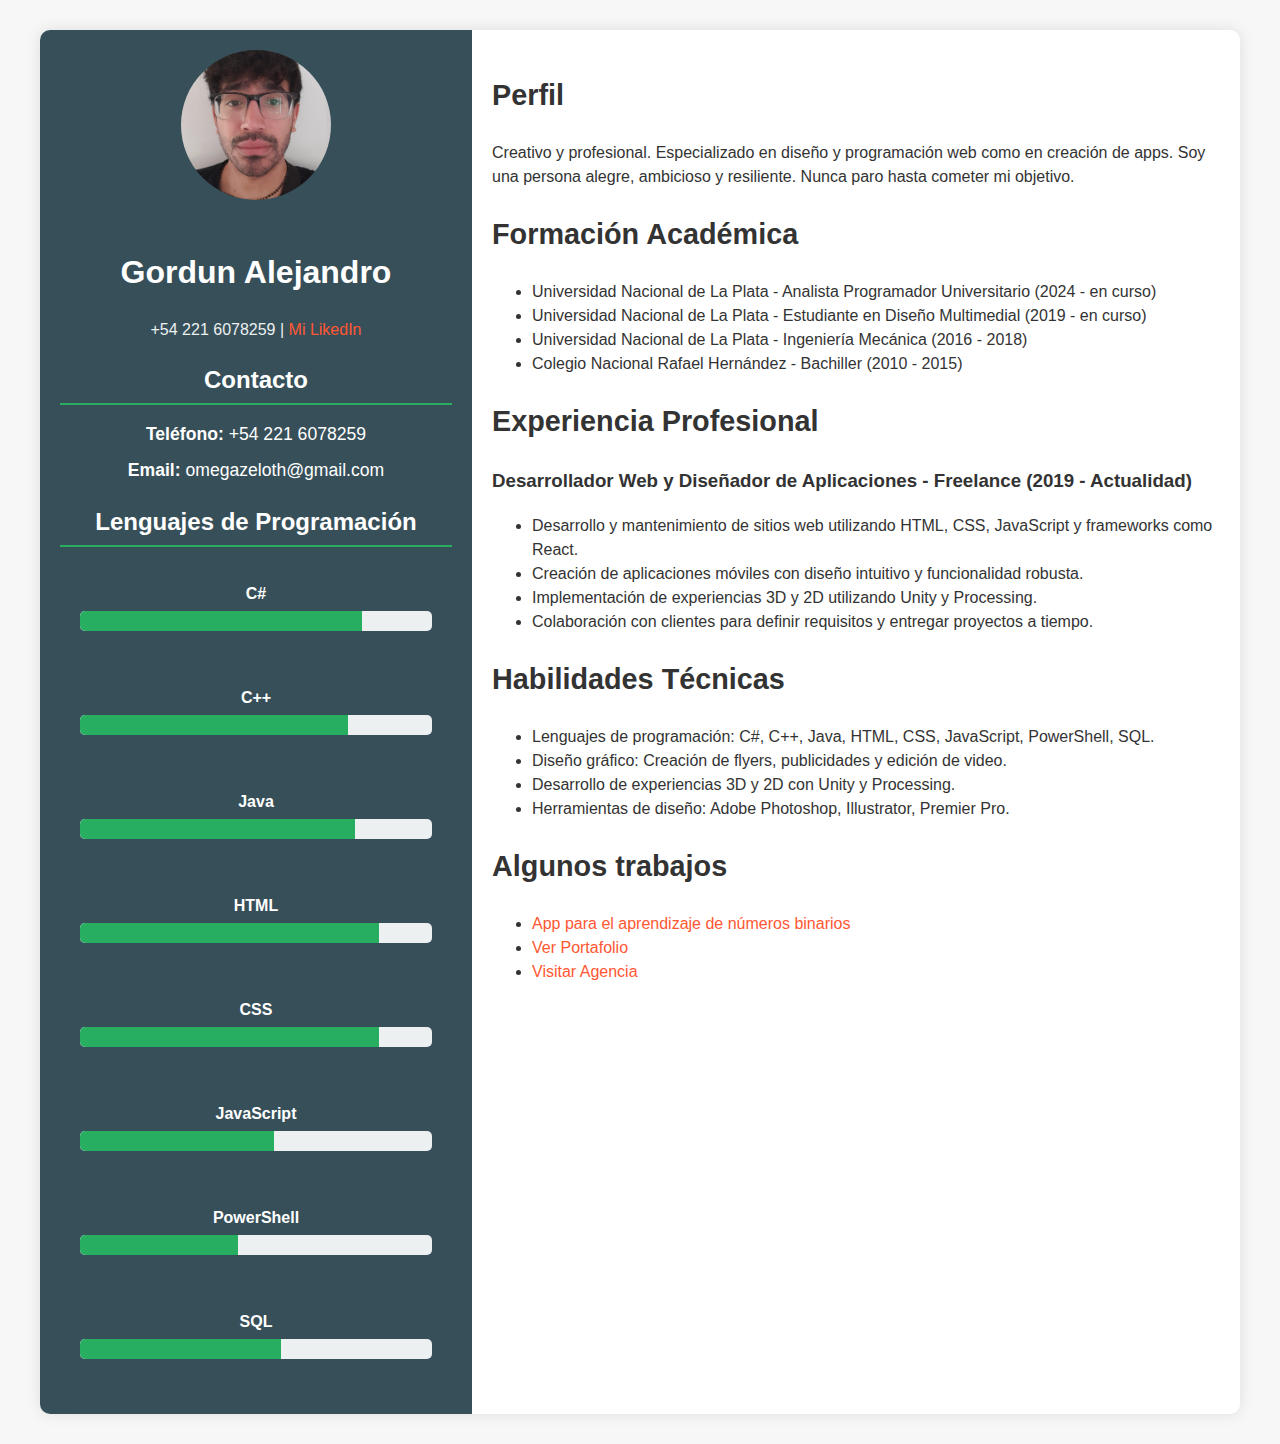
<file: index.html>
<!DOCTYPE html>
<html lang="es">
<head>
    <meta charset="UTF-8">
    <meta name="viewport" content="width=device-width, initial-scale=1.0">
    <title>CV Gordun Alejandro</title>
    <link rel="stylesheet" href="cv.css">
</head>
<body>
    <div class="cv-container">
        <!-- Contenedor Verde -->
        <div class="left-side">
            <header>
                <img src="cv.jpg" alt="Gordun Alejandro" class="profile-pic">
                <h1>Gordun Alejandro</h1>
                <p>+54 221 6078259 | <a href="https://www.linkedin.com/in/alejandro-gordun-54948715b/" style="color: #ff5733; text-decoration: none;">Mi LikedIn</a></p>
            </header>

            <section class="contact">
                <h2>Contacto</h2>
                <ul>
                    <li><strong>Teléfono:</strong> +54 221 6078259</li>
                    <li><strong>Email:</strong> omegazeloth@gmail.com</li>
                </ul>
            </section>

            <section class="programming-languages">
               <h2>Lenguajes de Programación</h2>

               <div class="skill">
                   <p>C#</p>
                   <div class="progress-bar">
                       <div class="progress" style="width: 80%;"></div>
                   </div>
               </div>

               <div class="skill">
                   <p>C++</p>
                   <div class="progress-bar">
                       <div class="progress" style="width: 76%;"></div>
                   </div>
               </div>

               <div class="skill">
                   <p>Java</p>
                   <div class="progress-bar">
                       <div class="progress" style="width: 78%;"></div>
                   </div>
               </div>

               <div class="skill">
                   <p>HTML</p>
                   <div class="progress-bar">
                       <div class="progress" style="width: 85%;"></div>
                   </div>
               </div>

               <div class="skill">
                   <p>CSS</p>
                   <div class="progress-bar">
                       <div class="progress" style="width: 85%;"></div>
                   </div>
               </div>

               <div class="skill">
                   <p>JavaScript</p>
                   <div class="progress-bar">
                       <div class="progress" style="width: 55%;"></div>
                   </div>
               </div>

               <div class="skill">
                   <p>PowerShell</p>
                   <div class="progress-bar">
                       <div class="progress" style="width: 45%;"></div>
                   </div>
               </div>

               <div class="skill">
                   <p>SQL</p>
                   <div class="progress-bar">
                       <div class="progress" style="width: 57%;"></div>
                   </div>
               </div>
           </section>
        </div>

        <!-- Contenedor Blanco -->
        <div class="right-side">
            <section class="profile">
                <h2>Perfil</h2>
                <p>Creativo y profesional. Especializado en diseño y programación web como en creación de apps. Soy una persona alegre, ambicioso y resiliente. Nunca paro hasta cometer mi objetivo.</p>
            </section>

            <section class="education">
                <h2>Formación Académica</h2>
                <ul>
                    <li>Universidad Nacional de La Plata - Analista Programador Universitario (2024 - en curso)</li>
                    <li>Universidad Nacional de La Plata - Estudiante en Diseño Multimedial (2019 - en curso)</li>
                    <li>Universidad Nacional de La Plata - Ingeniería Mecánica (2016 - 2018)</li>
                    <li>Colegio Nacional Rafael Hernández - Bachiller (2010 - 2015)</li>
                </ul>
            </section>

            <section class="experience">
                <h2>Experiencia Profesional</h2>
                <h3>Desarrollador Web y Diseñador de Aplicaciones - Freelance (2019 - Actualidad)</h3>
                <ul>
                    <li>Desarrollo y mantenimiento de sitios web utilizando HTML, CSS, JavaScript y frameworks como React.</li>
                    <li>Creación de aplicaciones móviles con diseño intuitivo y funcionalidad robusta.</li>
                    <li>Implementación de experiencias 3D y 2D utilizando Unity y Processing.</li>
                    <li>Colaboración con clientes para definir requisitos y entregar proyectos a tiempo.</li>
                </ul>
            </section>

            <section class="skills">
                <h2>Habilidades Técnicas</h2>
                <ul>
                    <li>Lenguajes de programación: C#, C++, Java, HTML, CSS, JavaScript, PowerShell, SQL.</li>
                    <li>Diseño gráfico: Creación de flyers, publicidades y edición de video.</li>
                    <li>Desarrollo de experiencias 3D y 2D con Unity y Processing.</li>
                    <li>Herramientas de diseño: Adobe Photoshop, Illustrator, Premier Pro.</li>
                </ul>
            </section>

            <section class="works">
              <h2>Algunos trabajos</h2>
              <ul>
                <li>
                  <a href="https://mega.nz/file/2f4g3JqK#K15b5iLcyKJyh0KSO8teiRvYk4HZNla8xkgqDh36ILg" style="color: #ff5733; text-decoration: none;">App para el aprendizaje de números binarios</a>
                </li>
                <li>
                  <a href="portfolio.html" class="btn" style="color: #ff5733; text-decoration: none;">Ver Portafolio</a>
                </li>
                <li>
                  <a href="agency.html" class="btn" style="color: #ff5733; text-decoration: none;">Visitar Agencia</a>
                </li>
              </ul>
            </section>
        </div>
    </div>
</body>
</html>
</file>
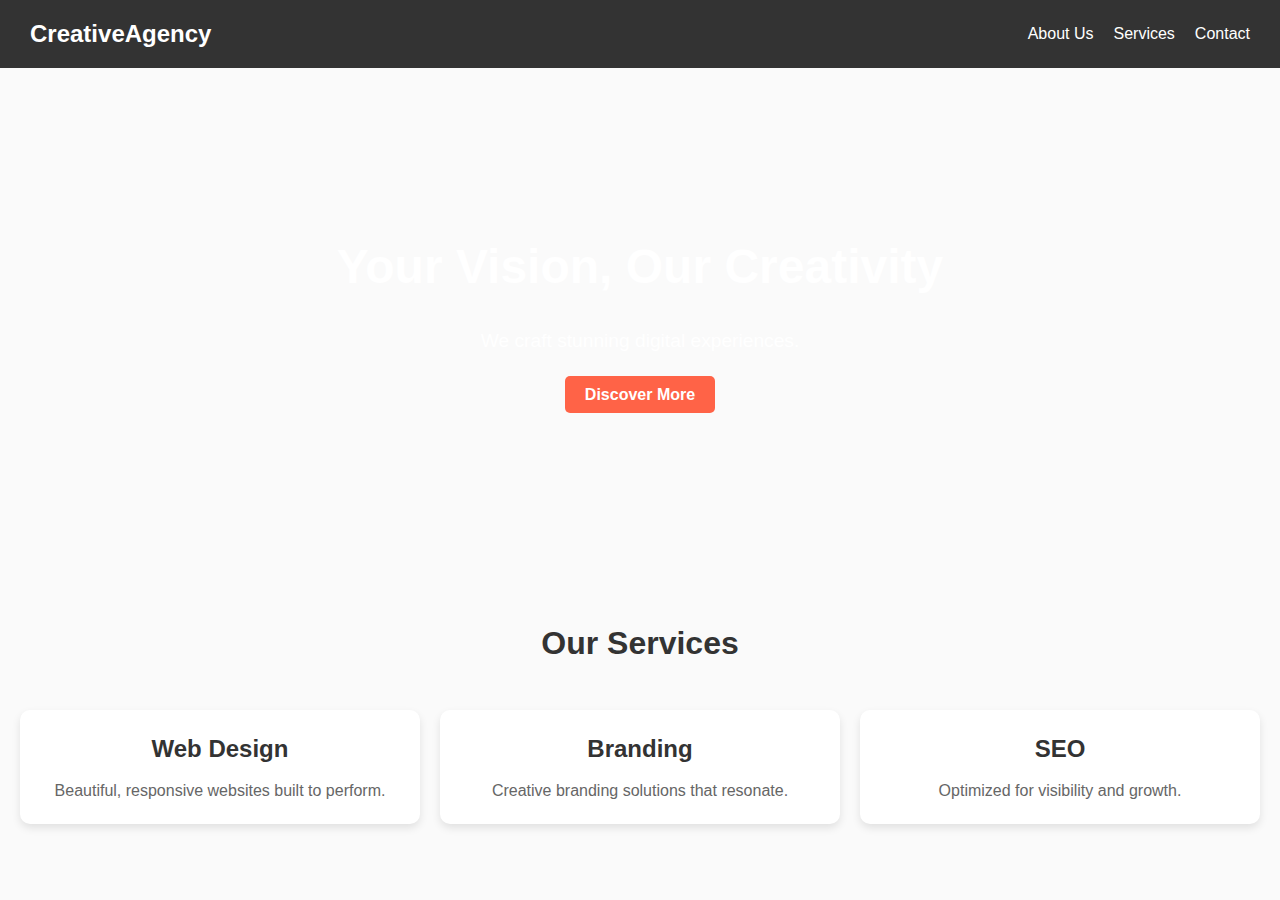
<file: agency.html>
<!DOCTYPE html>
<html lang="en">
<head>
  <meta charset="UTF-8">
  <meta name="viewport" content="width=device-width, initial-scale=1.0">
  <title>Creative Agency</title>
  <link rel="stylesheet" href="agency.css">
</head>
<body>
  <nav>
    <div class="logo">CreativeAgency</div>
    <ul>
      <li><a href="#about">About Us</a></li>
      <li><a href="#services">Services</a></li>
      <li><a href="#contact">Contact</a></li>
    </ul>
  </nav>

  <section class="hero">
    <div class="hero-content">
      <h1>Your Vision, Our Creativity</h1>
      <p>We craft stunning digital experiences.</p>
      <br>
      <a href="#services" class="btn">Discover More</a>
    </div>
  </section>

  <section id="services">
    <h2>Our Services</h2>
    <div class="services-grid">
      <div class="service">
        <h3>Web Design</h3>
        <p>Beautiful, responsive websites built to perform.</p>
      </div>
      <div class="service">
        <h3>Branding</h3>
        <p>Creative branding solutions that resonate.</p>
      </div>
      <div class="service">
        <h3>SEO</h3>
        <p>Optimized for visibility and growth.</p>
      </div>
    </div>
  </section>
</body>
</html>
</file>
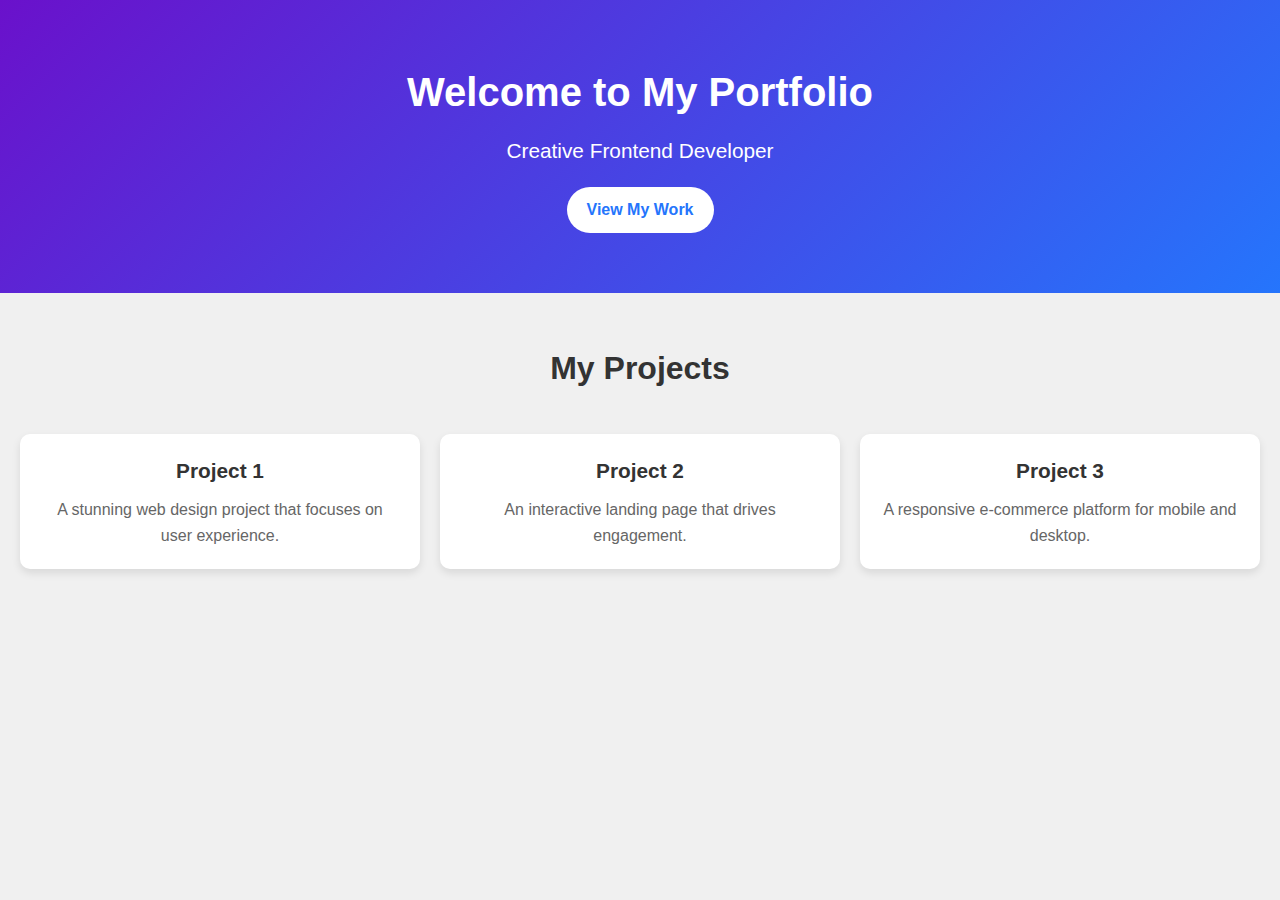
<file: portfolio.html>
<!DOCTYPE html>
<html lang="en">
<head>
  <meta charset="UTF-8">
  <meta name="viewport" content="width=device-width, initial-scale=1.0">
  <title>Portfolio</title>
  <link rel="stylesheet" href="portfolio.css">
</head>
<body>
  <header>
    <h1>Welcome to My Portfolio</h1>
    <p>Creative Frontend Developer</p>
    <a href="#projects" class="btn">View My Work</a>
  </header>

  <section id="projects">
    <h2>My Projects</h2>
    <div class="project-grid">
      <div class="project">
        <h3>Project 1</h3>
        <p>A stunning web design project that focuses on user experience.</p>
      </div>
      <div class="project">
        <h3>Project 2</h3>
        <p>An interactive landing page that drives engagement.</p>
      </div>
      <div class="project">
        <h3>Project 3</h3>
        <p>A responsive e-commerce platform for mobile and desktop.</p>
      </div>
    </div>
  </section>
</body>
</html>
</file>
<file: cv.css>
/* Estilo general */
body {
    font-family: 'Arial', sans-serif;
    line-height: 1.5;
    background-color: #f7f7f7;
    color: #333;
    margin: 0;
    padding: 0;
}

/* Contenedor principal */
.cv-container {
    display: flex;
    flex-direction: row;
    max-width: 1200px;
    margin: 30px auto;
    background: #ffffff;
    border-radius: 10px;
    box-shadow: 0 0 15px rgba(0, 0, 0, 0.1);
}

/* Contenedor Verde */
.left-side {
    width: 35%;
    background-color: #374F59;
    padding: 20px;
    color: white;
    border-radius: 10px 0 0 10px;
    text-align: center;
}

/* Sección de habilidades de programación */
.programming-languages .skill {
    margin-bottom: 15px;
}

.programming-languages p {
    margin: 0;
    font-weight: bold;
    margin-bottom: 5px;
}

.progress-bar {
    background-color: #ecf0f1;
    border-radius: 5px;
    overflow: hidden;
}

.progress {
    background-color: #27ae60;
    height: 20px;
    border-radius: 5px 0 0 5px;
}

.profile-pic {
    width: 150px;
    height: 150px;
    border-radius: 50%;
    object-fit: cover;
    margin-bottom: 20px;
}

/* Contenedor Blanco */
.right-side {
    width: 65%;
    padding: 20px;
}

/* Encabezado */
header {
    text-align: center;
    margin-bottom: 20px;
}

header h1 {
    font-size: 2em;
    color: white;
}

header p {
    margin: 5px 0;
    font-size: 1em;
    color: #ecf0f1;
}

/* Secciones en el lado verde */
.left-side h2 {
    font-size: 1.5em;
    color: white;
    margin-bottom: 15px;
    border-bottom: 2px solid #27ae60;
    padding-bottom: 5px;
}

.left-side ul {
    list-style-type: none;
    padding-left: 0;
}

.left-side ul li {
    margin-bottom: 10px;
    font-size: 1.1em;
}

/* Estilo del carrusel */
.carousel-container {
    width: 100%;
    overflow: hidden;
    position: relative;
}

.carousel-slide {
    display: flex;
    width: 100%;
    transition: transform 0.5s ease-in-out;
}

.skill {
    min-width: 100%;
    box-sizing: border-box;
    padding: 20px;
}
/* Media Queries */

/* Para pantallas pequeñas (celulares) */
@media (max-width: 600px) {
    .cv-container {
        flex-direction: row;
        flex-wrap: wrap;
    }

    .left-side, .right-side {
        width: 100%;
        border-radius: 10px;
    }

    header h1 {
        font-size: 1.5em;
    }

    .right-side h2 {
        font-size: 1.5em;
    }

    .profile-pic {
        width: 120px;
        height: 120px;
    }
}

/* Para pantallas medianas (tabletas) */
@media (min-width: 601px) and (max-width: 1024px) {
    .left-side {
        width: 40%;
    }

    .right-side {
        width: 60%;
    }

    header h1 {
        font-size: 1.8em;
    }

    .right-side h2 {
        font-size: 1.6em;
    }

    .profile-pic {
        width: 130px;
        height: 130px;
    }
}

/* Para pantallas grandes (PC) */
@media (min-width: 1025px) {
    .cv-container {
        flex-direction: row;
    }

    .left-side {
        width: 35%;
    }

    .right-side {
        width: 65%;
    }

    header h1 {
        font-size: 2em;
    }

    .right-side h2 {
        font-size: 1.8em;
    }

    .profile-pic {
        width: 150px;
        height: 150px;
    }
}
</file>
<file: agency.css>
/* General styles */
* {
  margin: 0;
  padding: 0;
  box-sizing: border-box;
}

body {
  font-family: 'Helvetica', sans-serif;
  background-color: #fafafa;
  color: #333;
  line-height: 1.6;
}

nav {
  background-color: #333;
  color: white;
  padding: 15px 30px;
  display: flex;
  justify-content: space-between;
  align-items: center;
}

nav .logo {
  font-size: 1.5rem;
  font-weight: bold;
}

nav ul {
  list-style: none;
  display: flex;
  gap: 20px;
}

nav ul li {
  display: inline;
}

nav ul li a {
  color: white;
  text-decoration: none;
}

.hero {
  background: url('https://img.freepik.com/free-photo/aerial-view-business-team_53876-124515.jpg') no-repeat center center/cover;
  height: 500px;
  display: flex;
  justify-content: center;
  align-items: center;
}

.hero-content {
  text-align: center;
  color: white;
}

.hero h1 {
  font-size: 3rem;
  margin-bottom: 20px;
}

.hero p {
  font-size: 1.2rem;
}

.btn {
  background-color: #ff6347;
  color: white;
  padding: 10px 20px;
  border-radius: 5px;
  text-decoration: none;
  font-weight: bold;
  transition: background-color 0.3s;
}

.btn:hover {
  background-color: #ff4437;
}

#services {
  padding: 50px 20px;
  text-align: center;
}

#services h2 {
  font-size: 2rem;
  margin-bottom: 40px;
}

.services-grid {
  display: grid;
  grid-template-columns: repeat(auto-fit, minmax(250px, 1fr));
  gap: 20px;
}

.service {
  background-color: white;
  padding: 20px;
  border-radius: 10px;
  box-shadow: 0 4px 8px rgba(0, 0, 0, 0.1);
}

.service h3 {
  font-size: 1.5rem;
  margin-bottom: 10px;
}

.service p {
  font-size: 1rem;
  color: #666;
}

/* Responsive adjustments */
@media (max-width: 768px) {
  nav {
    flex-direction: column;
  }

  nav ul {
    gap: 10px;
  }

  .hero {
    height: 400px;
  }

  .hero h1 {
    font-size: 2.5rem;
  }

  .hero p {
    font-size: 1rem;
  }

  .btn {
    padding: 8px 16px;
  }

  #services h2 {
    font-size: 1.8rem;
  }

  .services-grid {
    grid-template-columns: repeat(auto-fit, minmax(200px, 1fr));
  }
}

@media (max-width: 480px) {
  nav ul {
    gap: 5px;
  }

  .hero {
    height: 300px;
  }

  .hero h1 {
    font-size: 2rem;
  }

  .hero p {
    font-size: 0.9rem;
  }

  .btn {
    padding: 6px 12px;
  }

  .services-grid {
    grid-template-columns: 1fr;
  }

  .service h3 {
    font-size: 1.3rem;
  }

  .service p {
    font-size: 0.9rem;
  }
}
</file>
<file: portfolio.css>
/* General styles */
* {
  margin: 0;
  padding: 0;
  box-sizing: border-box;
}

body {
  font-family: 'Arial', sans-serif;
  background-color: #f0f0f0;
  color: #333;
  line-height: 1.6;
}

header {
  background: linear-gradient(135deg, #6a11cb 0%, #2575fc 100%);
  text-align: center;
  padding: 60px 20px;
  color: white;
}

header h1 {
  font-size: 2.5rem;
}

header p {
  font-size: 1.3rem;
  margin: 10px 0 20px;
}

.btn {
  display: inline-block;
  background-color: white;
  color: #2575fc;
  padding: 10px 20px;
  border-radius: 30px;
  text-decoration: none;
  font-weight: bold;
  transition: background-color 0.3s;
}

.btn:hover {
  background-color: #e0e0e0;
}

#projects {
  padding: 50px 20px;
  text-align: center;
}

#projects h2 {
  font-size: 2rem;
  margin-bottom: 40px;
}

.project-grid {
  display: grid;
  grid-template-columns: repeat(auto-fit, minmax(250px, 1fr));
  gap: 20px;
}

.project {
  background-color: white;
  padding: 20px;
  border-radius: 10px;
  box-shadow: 0 4px 8px rgba(0, 0, 0, 0.1);
}

.project h3 {
  font-size: 1.3rem;
  margin-bottom: 10px;
}

.project p {
  font-size: 1rem;
  color: #666;
}

/* Responsive adjustments */
@media (max-width: 768px) {
  header h1 {
    font-size: 2rem;
  }

  header p {
    font-size: 1.1rem;
  }

  .btn {
    padding: 8px 16px;
  }

  #projects h2 {
    font-size: 1.8rem;
  }

  .project-grid {
    grid-template-columns: repeat(auto-fit, minmax(200px, 1fr));
  }
}

@media (max-width: 480px)
</file>
